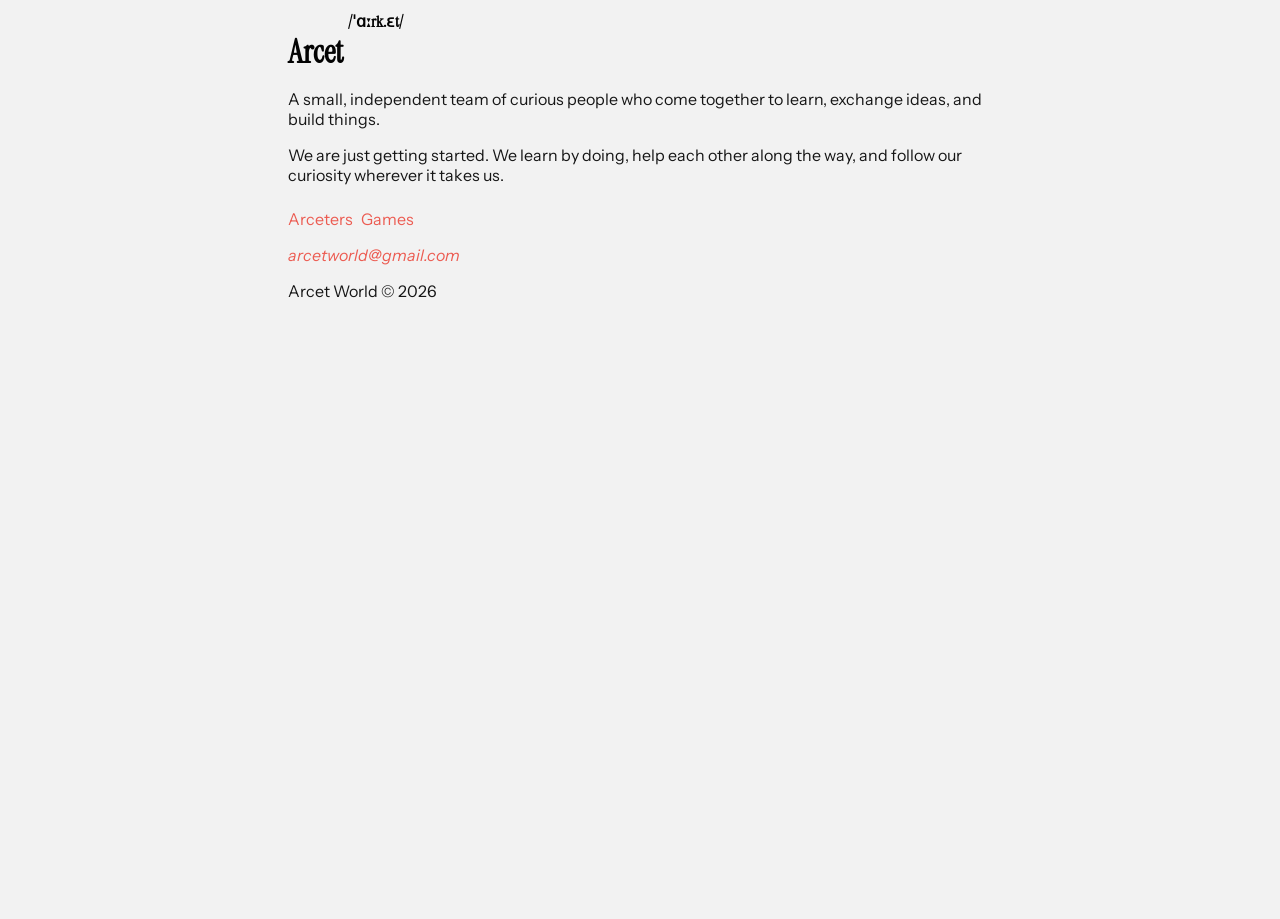
<file: index.html>
<!DOCTYPE html>
<html lang="en">
<head>
  <meta charset="UTF-8">
  <meta http-equiv="X-UA-Compatible" content="IE=Edge">
  <meta name="viewport" content="width=device-width, initial-scale=1">
  
  <title>Arcet</title>

  <meta name="description"
        content="A small, independent team of curious people who come together to learn, exchange ideas, and build things.">

  <link rel="canonical"
        href="https://arcetworld.github.io/">

  <meta property="og:type" content="website">
  <meta property="og:title"
        content="Arcet">
  <meta property="og:description"
        content="A small, independent team of curious people who come together to learn, exchange ideas, and build things.">
  <meta property="og:url"
        content="https://arcetworld.github.io/">
  <meta property="og:image"
        content="/assets/images/arcet.webp">

  <link rel="icon"
        href="/assets/images/arcet.webp"
        type="image/webp">

  <link rel="stylesheet"
        href="/assets/css/main.css">
        
</head>
<body>
  <header>
    <ruby id="arcet">
      Arcet
      <rt>/ˈɑːrk.ɛt/</rt>
    </ruby>
    
    <audio id="arcetMP3" src="/assets/audio/arcet.mp3"></audio>
  </header>

  <main>
    <section>
      <p>
        A small, independent team of curious people who come together to learn, exchange ideas, and build things.
      </p>
    
      <p>
        We are just getting started. We learn by doing, help each other along the way, and follow our curiosity wherever it takes us.
      </p>
      
      <nav>
        <a href="/arceters/">Arceters</a>
        <a href="/games/">Games</a>
      </nav>
    </section>
  </main>
  
  <footer>
    <address>
      <a href="mailto:arcetworld@gmail.com">arcetworld@gmail.com</a>
    </address>
    
    <p>Arcet World &copy; 2026</p>
  </footer>
  
  <script src="/assets/js/main.js"></script>

</body>
</html>
</file>
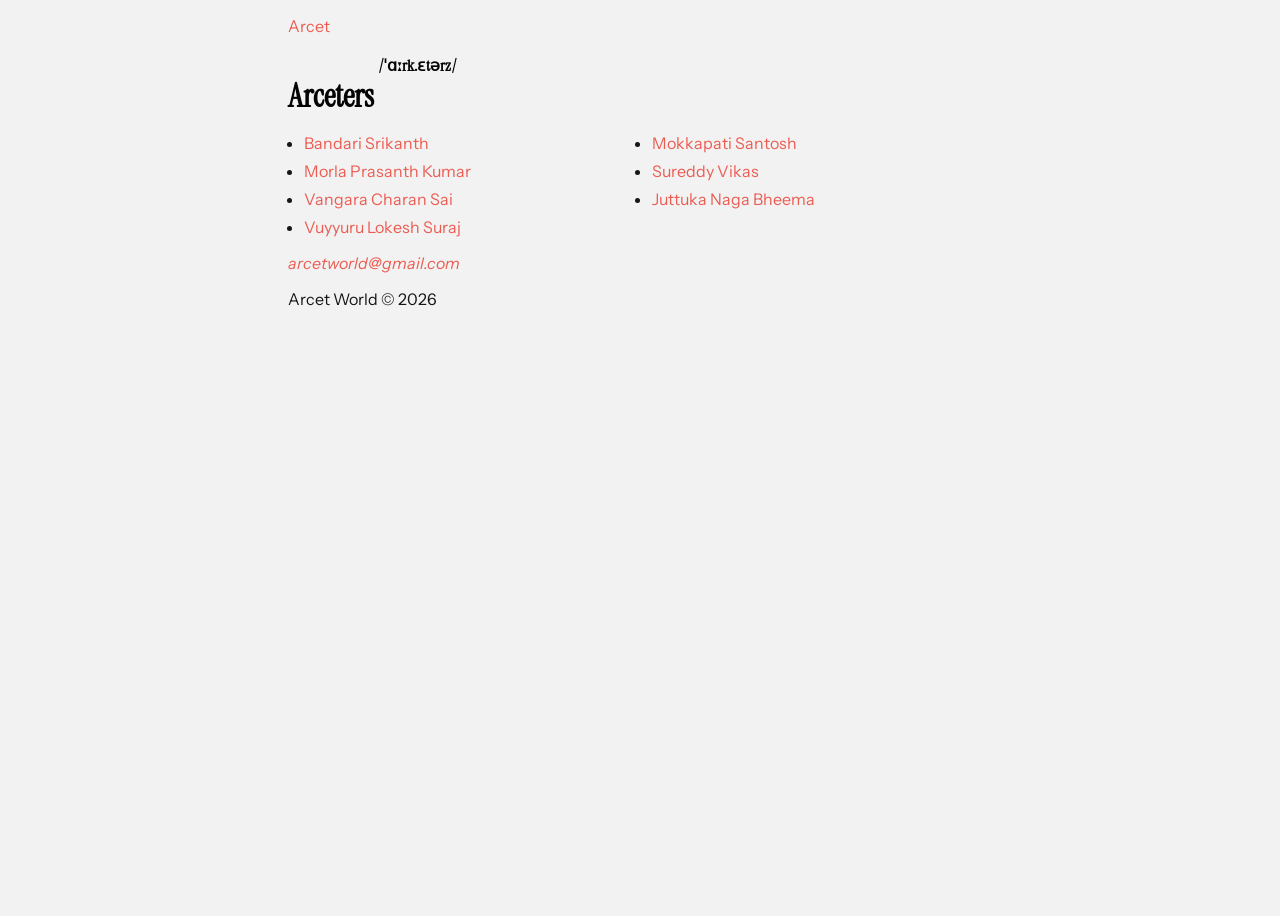
<file: arceters/index.html>
<!DOCTYPE html>
<html lang="en">
<head>
  <meta charset="UTF-8">
  <meta http-equiv="X-UA-Compatible" content="IE=Edge">
  <meta name="viewport" content="width=device-width, initial-scale=1">
  
  <title>Arcet | Arceters</title>

  <meta name="description"
        content="A small, independent team of curious people who come together to learn, exchange ideas, and build things.">

  <link rel="canonical"
        href="https://arcetworld.github.io/arceters/">

  <meta property="og:type" content="website">
  <meta property="og:title"
        content="Arcet | Arceters">
  <meta property="og:description"
        content="A small, independent team of curious people who come together to learn, exchange ideas, and build things.">
  <meta property="og:url"
        content="https://arcetworld.github.io/arceters/">
  <meta property="og:image"
        content="/assets/images/arcet.webp">

  <link rel="icon"
        href="/assets/images/arcet.webp"
        type="image/webp">

  <link rel="stylesheet"
        href="/assets/css/main.css">
        
</head>
<body>
  <header>
    <nav>
      <a href="/">
        Arcet
      </a>
    </nav>
    
    <ruby id="arceters">
      Arceters
      <rt>/ˈɑːrk.ɛtərz/</rt>
    </ruby>
    
    <audio id="arcetersMP3" src="/assets/audio/arceters.mp3"></audio>    
  </header>
  
  <main>
    <section>
      <ul>
        <li>
          <a href="/arceters/srikanth.html">
           Bandari Srikanth
          </a>
        </li>
        <li>
          <a href="/arceters/santosh.html">
           Mokkapati Santosh
          </a>
        </li>
        <li>
          <a href="/arceters/prasanth.html">
           Morla Prasanth Kumar
          </a>
        </li>
        <li>
          <a href="/arceters/vikas.html">
           Sureddy Vikas
          </a>
        </li>
        <li>
          <a href="/arceters/charan.html">
           Vangara Charan Sai
          </a>
        </li>
        <li>
          <a href="/arceters/bheema.html">
            Juttuka Naga Bheema
          </a>
        </li>
        <li>
          <a href="/arceters/lokesh.html">
            Vuyyuru Lokesh Suraj
          </a>
        </li>
      </ul>
    </section>
  </main>
  
  <footer>
    <address>
      <a href="mailto:arcetworld@gmail.com">arcetworld@gmail.com</a>
    </address>
    
    <p>Arcet World &copy; 2026</p>
  </footer>

  <script src="/assets/js/main.js"></script>
    
</body>
</html>
</file>
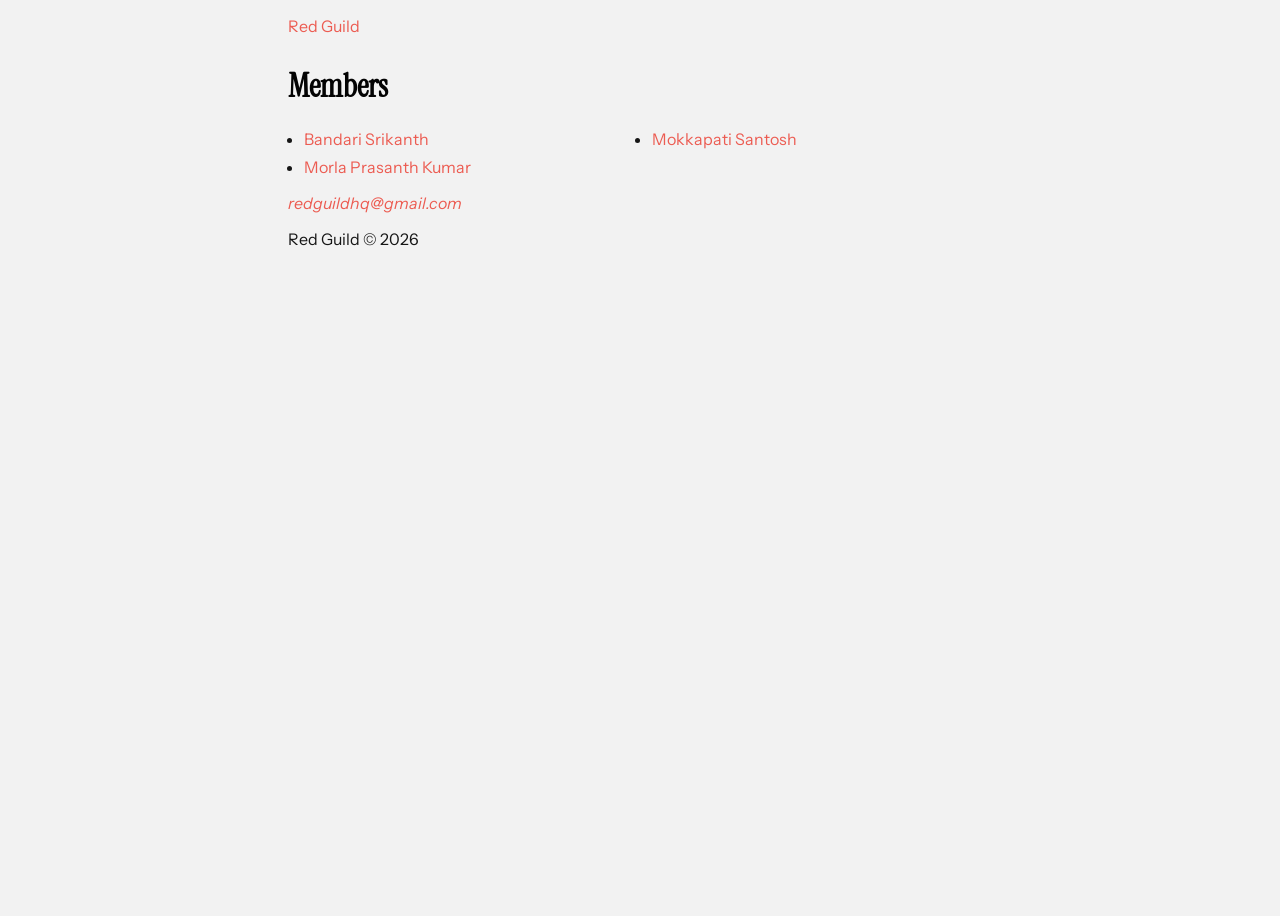
<file: members/index.html>
<!DOCTYPE html>
<html lang="en">
<head>
  <meta charset="UTF-8">
  <meta http-equiv="X-UA-Compatible" content="IE=Edge">
  <meta name="viewport" content="width=device-width, initial-scale=1">
  
  <title>Red Guild | Members</title>

  <meta name="description"
        content="A small, independent team of curious people who come together to learn, exchange ideas, and build things.">

  <link rel="canonical"
        href="https://red-guild.github.io/members/">

  <meta property="og:type" content="website">
  <meta property="og:title"
        content="Red Guild | Members">
  <meta property="og:description"
        content="A small, independent team of curious people who come together to learn, exchange ideas, and build things.">
  <meta property="og:url"
        content="https://red-guild.github.io/members/">
  <meta property="og:image"
        content="/assets/images/red-guild.webp">

  <link rel="icon"
        href="/assets/images/red-guild.webp"
        type="image/webp">

  <link rel="stylesheet"
        href="/assets/css/main.css">
        
</head>
<body>
  <header>
    <nav>
      <a href="/">
        Red Guild
      </a>
    </nav>
    
    <h1>
      <a href="/members/">
        Members
      </a>
    </h1>
  </header>
  
  <main>
    <section>
      <ul>
        <li>
          <a href="/members/srikanth.html">
           Bandari Srikanth
          </a>
        </li>
        <li>
          <a href="/members/santosh.html">
           Mokkapati Santosh
          </a>
        </li>
        <li>
          <a href="/members/prasanth.html">
           Morla Prasanth Kumar
          </a>
        </li>
      </ul>
    </section>
  </main>
  
  <footer>
    <address>
      <a href="mailto:redguildhq@gmail.com">redguildhq@gmail.com</a>
    </address>
    
    <p>Red Guild &copy; 2026</p>
  </footer>

</body>
</html>
</file>
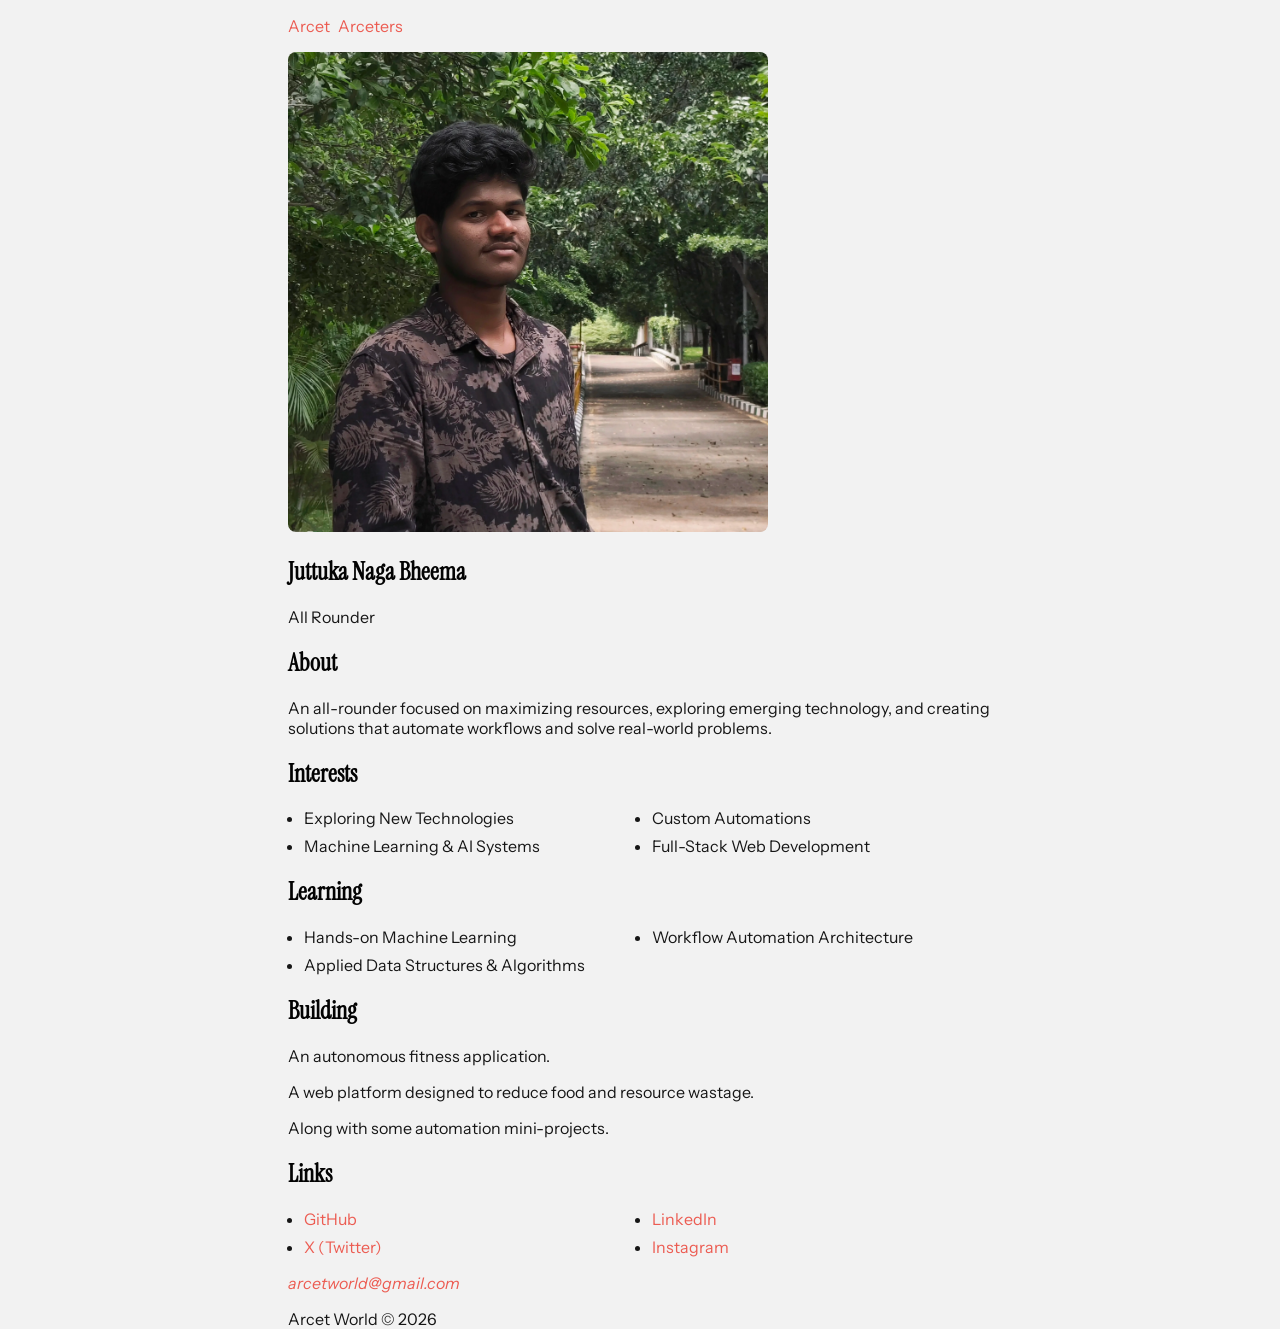
<file: arceters/bheema.html>
<!DOCTYPE html>
<html lang="en">
<head>
  <meta charset="UTF-8">
  <meta http-equiv="X-UA-Compatible" content="IE=Edge">
  <meta name="viewport" content="width=device-width, initial-scale=1">
  
  <title>Arcet | Arceters | Juttuka Naga Bheema</title>

  <meta name="description"
        content="All-rounder utilizing resources to explore technology, develop automations, and build impactful digital solutions.">

  <link rel="canonical"
        href="https://arcetworld.github.io/arceters/bheema.html">

  <meta property="og:type" content="website">
  <meta property="og:title"
        content="Arcet | Arceters | Juttuka Naga Bheema">
  <meta property="og:description"
        content="All-rounder utilizing resources to explore technology, develop automations, and build impactful digital solutions.">
  <meta property="og:url"
        content="https://arcetworld.github.io/arceters/bheema.html">
  <meta property="og:image"
        content="/assets/images/arceters/bheema.webp">

  <link rel="icon"
        href="/assets/images/arcet.webp"
        type="image/webp">

  <link rel="stylesheet"
        href="/assets/css/main.css">
</head>
<body>
  <header>
    <nav>
      <a href="/">Arcet</a>
      <a href="/arceters/">Arceters</a>
    </nav>
  </header>
  
  <main>
    <section>
      <img 
        src="/assets/images/arceters/bheema.webp"
        alt="Juttuka Naga Bheema">
      <h1>
        <a href="/arceters/bheema.html">Juttuka Naga Bheema</a>
      </h1>
      <p>All Rounder</p>
    </section>
    
    <section>
      <h2>About</h2>
      <p>An all-rounder focused on maximizing resources, exploring emerging technology, and creating solutions that automate workflows and solve real-world problems.</p>
    </section>
    
    <section>
      <h2>Interests</h2>
      <ul>
        <li>Exploring New Technologies</li>
        <li>Custom Automations</li>
        <li>Machine Learning & AI Systems</li>
        <li>Full-Stack Web Development</li>
      </ul>
    </section>
    
    <section>
      <h2>Learning</h2>
      <ul>
        <li>Hands-on Machine Learning</li>
        <li>Workflow Automation Architecture</li>
        <li>Applied Data Structures & Algorithms</li>
      </ul>
    </section>
    
    <section>
      <h2>Building</h2>
      <p>An autonomous fitness application.</p>
      <p>A web platform designed to reduce food and resource wastage.</p>
      <p>Along with some automation mini-projects.</p>
    </section>
    
    <section>
      <h2>Links</h2>
      <ul>
        <li>
          <a 
            href="https://github.com/nagabheema"
            target="_blank" rel="noopener noreferrer">GitHub</a>
        </li>
        <li>
          <a 
            href="https://linkedin.com/in/nagabheema"
            target="_blank" rel="noopener noreferrer">LinkedIn</a>
        </li>
        <li>
          <a 
            href="https://x.com/naga_bheema_j"
            target="_blank" rel="noopener noreferrer">X (Twitter)</a>
        </li>
        <li>
          <a 
            href="https://instagram.com/bheema_311"
            target="_blank" rel="noopener noreferrer">Instagram</a>
        </li>
      </ul>
    </section>
  </main>
  
  <footer>
    <address>
      <a href="mailto:arcetworld@gmail.com">arcetworld@gmail.com</a>
    </address>
    
    <p>Arcet World &copy; 2026</p>
  </footer>
</body>
</html>
</file>
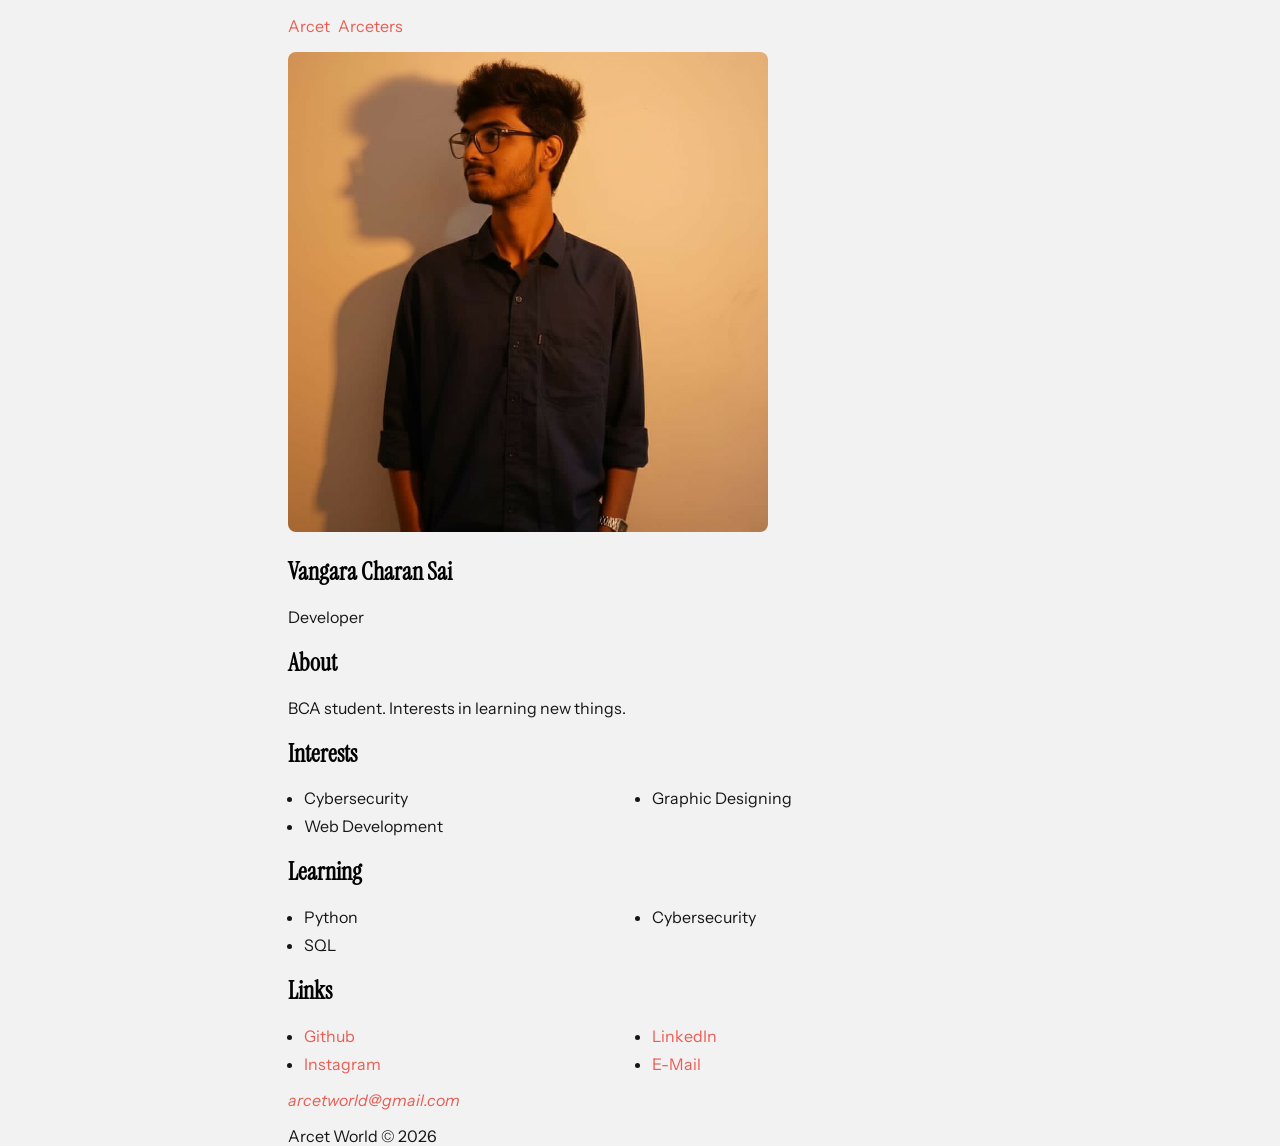
<file: arceters/charan.html>
<!DOCTYPE html>
<html lang="en">
<head>
  <meta charset="UTF-8">
  <meta http-equiv="X-UA-Compatible" content="IE=Edge">
  <meta name="viewport" content="width=device-width, initial-scale=1">
  
  <title>Arcet | Arceters | Vangara Charan Sai</title>

  <meta name="description"
        content="BCA student. Interests in learning new things.">

  <link rel="canonical"
        href="https://arcetworld.github.io/arceters/charan.html">

  <meta property="og:type" content="website">
  <meta property="og:title"
        content="Arcet | Arceters | Vangara Charan Sai">
  <meta property="og:description"
        content="BCA student. Interests in learning new things.">
  <meta property="og:url"
        content="https://arcetworld.github.io/arceters/charan.html">
  <meta property="og:image"
        content="/assets/images/arceters/charan.webp">

  <link rel="icon"
        href="/assets/images/arcet.webp"
        type="image/webp">

  <link rel="stylesheet"
        href="/assets/css/main.css">
        
</head>
<body>
  <header>
    <nav>
        <a href="/">
          Arcet
        </a>
        <a href="/arceters/">
          Arceters
        </a>
    </nav>
  </header>
  
  <main>
    <section>
      <img 
        src="/assets/images/arceters/charan.webp"
        alt="Vangara Charan Sai">
      <h1>
        <a href="/arceters/charan.html">Vangara Charan Sai</a>
      </h1>
      <p>Developer</p>
    </section>
    
    <section>
      <h2>About</h2>
      <p>BCA student. Interests in learning new things.</p>
    </section>
    
    <section>
      <h2>Interests</h2>
      <ul>
        <li>Cybersecurity</li>
        <li>Graphic Designing</li>
        <li>Web Development</li>
      </ul>
    </section>
    
    <section>
      <h2>Learning</h2>
      <ul>
         <li>Python</li>
         <li>Cybersecurity</li>
         <li>SQL</li>
      </ul>
    </section>
    
    <section>
      <h2>Links</h2>
      <ul>
        <li>
           <a href="https://github.com/charanX01" target="_blank">Github</a>
        </li>
        <li>
          <a href="https://www.linkedin.com/in/charan-sai-17046b383/" target="_blank">LinkedIn</a>
        </li>
        <li>
          <a href="https://www.instagram.com/in/_charan_58_9_" target="_blank">Instagram</a>
        </li>
        <li>
          <a href="mailto:vcharanx01@gmail.com" target="_blank">E-Mail</a>
        </li>
      </ul>
    </section>
  </main>
  
  <footer>
    <address>
      <a href="mailto:arcetworld@gmail.com">arcetworld@gmail.com</a>
    </address>
    
    <p>Arcet World &copy; 2026</p>
  </footer>

</body>
</html>
</file>
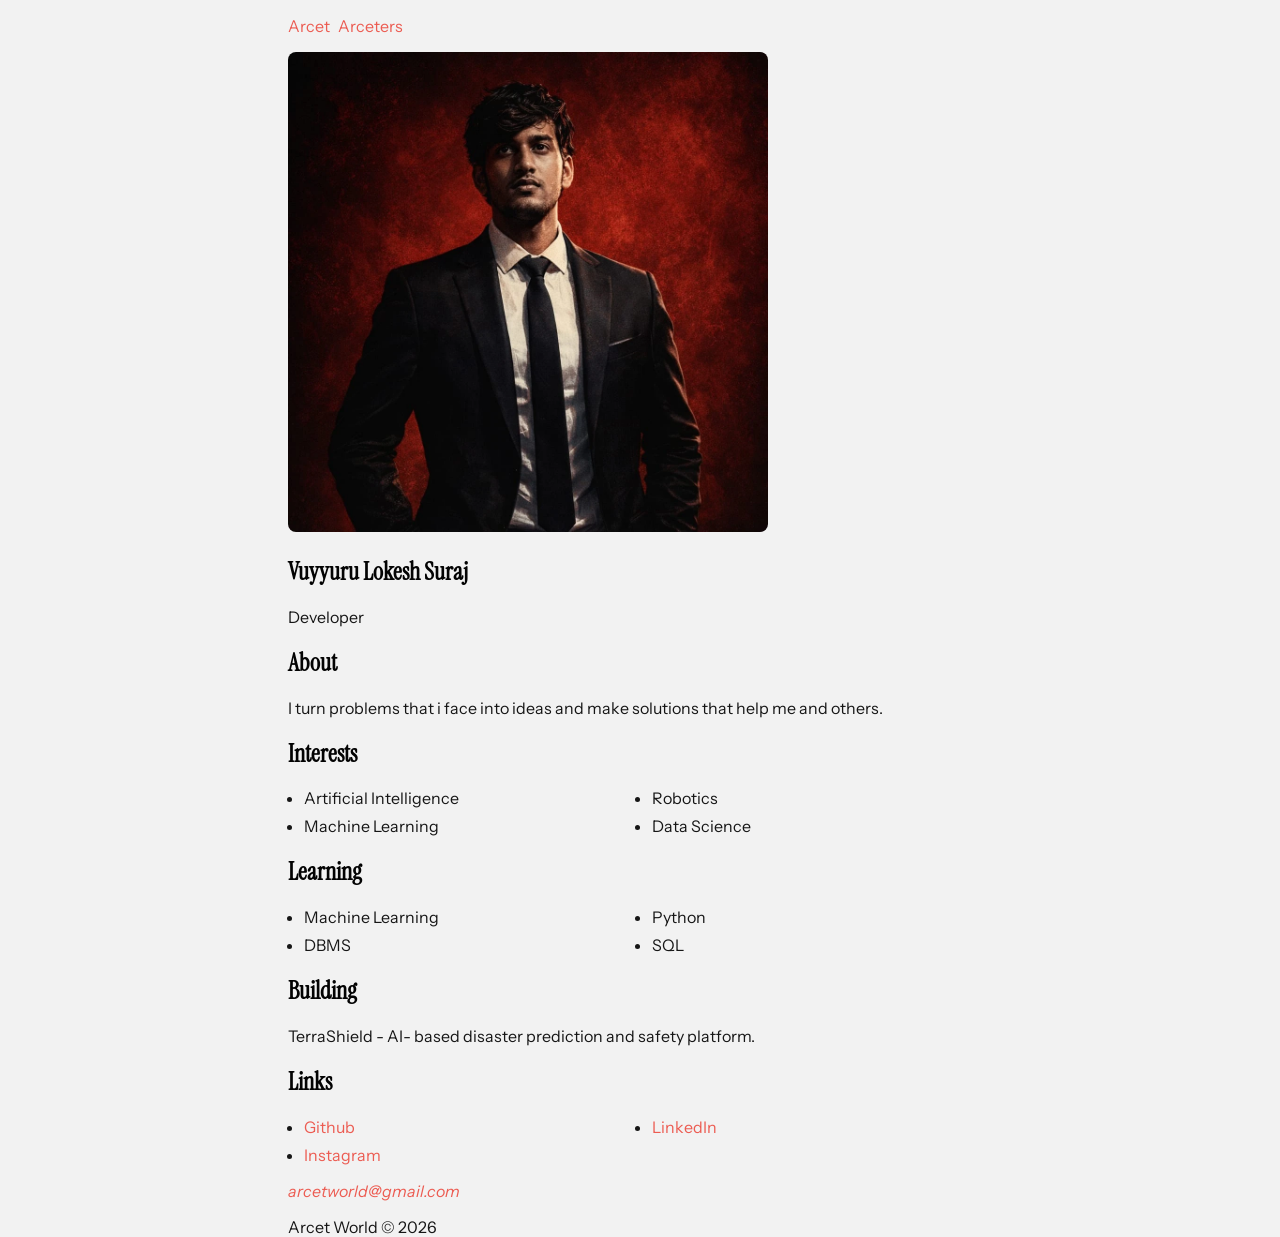
<file: arceters/Lokesh.html>
<!DOCTYPE html>
<html lang="en">
<head>
  <meta charset="UTF-8">
  <meta http-equiv="X-UA-Compatible" content="IE=Edge">
  <meta name="viewport" content="width=device-width, initial-scale=1">
  
  <title>Arcet | Arceters | Vuyyuru Lokesh Suraj</title>

  <meta name="description"
        content="I turn problems that i face into ideas and make solutions that help me and others">

  <link rel="canonical"
        href="https://arcetworld.github.io/arceters/lokesh.html">

  <meta property="og:type" content="website">
  <meta property="og:title"
        content="Arcet | Arceters | Vuyyuru Lokesh Suraj">
  <meta property="og:description"
        content="I turn problems that i face into ideas and make solutions that help me and others">
  <meta property="og:url"
        content="https://arcetworld.github.io/arceters/lokesh.html">
  <meta property="og:image"
        content="/assets/images/arceters/Lokesh.webp">

  <link rel="icon"
        href="/assets/images/arcet.webp"
        type="image/webp">

  <link rel="stylesheet"
        href="/assets/css/main.css">
        
</head>
<body>
  <header>
    <nav>
        <a href="/">
          Arcet
        </a>
        <a href="/arceters/">
          Arceters
        </a>
    </nav>
  </header>
  
  <main>
    <section>
      <img 
        src="/assets/images/arceters/Lokesh.webp"
        alt="Vuyyuru Lokesh Suraj">
      <h1>
        <a href="/arceters/Lokesh.html">Vuyyuru Lokesh Suraj</a>
      </h1>
      <p>Developer</p>
    </section>
    
    <section>
      <h2>About</h2>
      <p>I turn problems that i face into ideas and make solutions that help me and others.</p>
    </section>
    
    <section>
      <h2>Interests</h2>
      <ul>
        <li>Artificial Intelligence</li>
        <li>Robotics</li>
        <li>Machine Learning</li>
        <li>Data Science</li>
      </ul>
    </section>
    
    <section>
      <h2>Learning</h2>
      <ul>
        <li>Machine Learning</li>
        <li>Python</li>
        <li>DBMS</li>
        <li>SQL</li>
      </ul>
    </section>
    
    <section>
      <h2>Building</h2>
      <p>TerraShield - AI- based disaster prediction and safety platform.</p>
    </section>
    
    <section>
      <h2>Links</h2>
      <ul>
        <li>
          <a 
            href="https://github.com/lokeshsuraj"
            target="_blank">Github</a>
        </li>
        <li>
          <a 
            href="https://linkedin.com/in/lokesh-suraj"
            target="_blank">LinkedIn</a>
        </li>
        <li>
          <a 
            href="https://instagram.com/saviour_79"
            target="_blank">Instagram</a>
        </li>
      </ul>
    </section>
  </main>
  
  <footer>
    <address>
      <a href="mailto:arcetworld@gmail.com">arcetworld@gmail.com</a>
    </address>
    
    <p>Arcet World &copy; 2026</p>
  </footer>

</body>
</html>
</file>
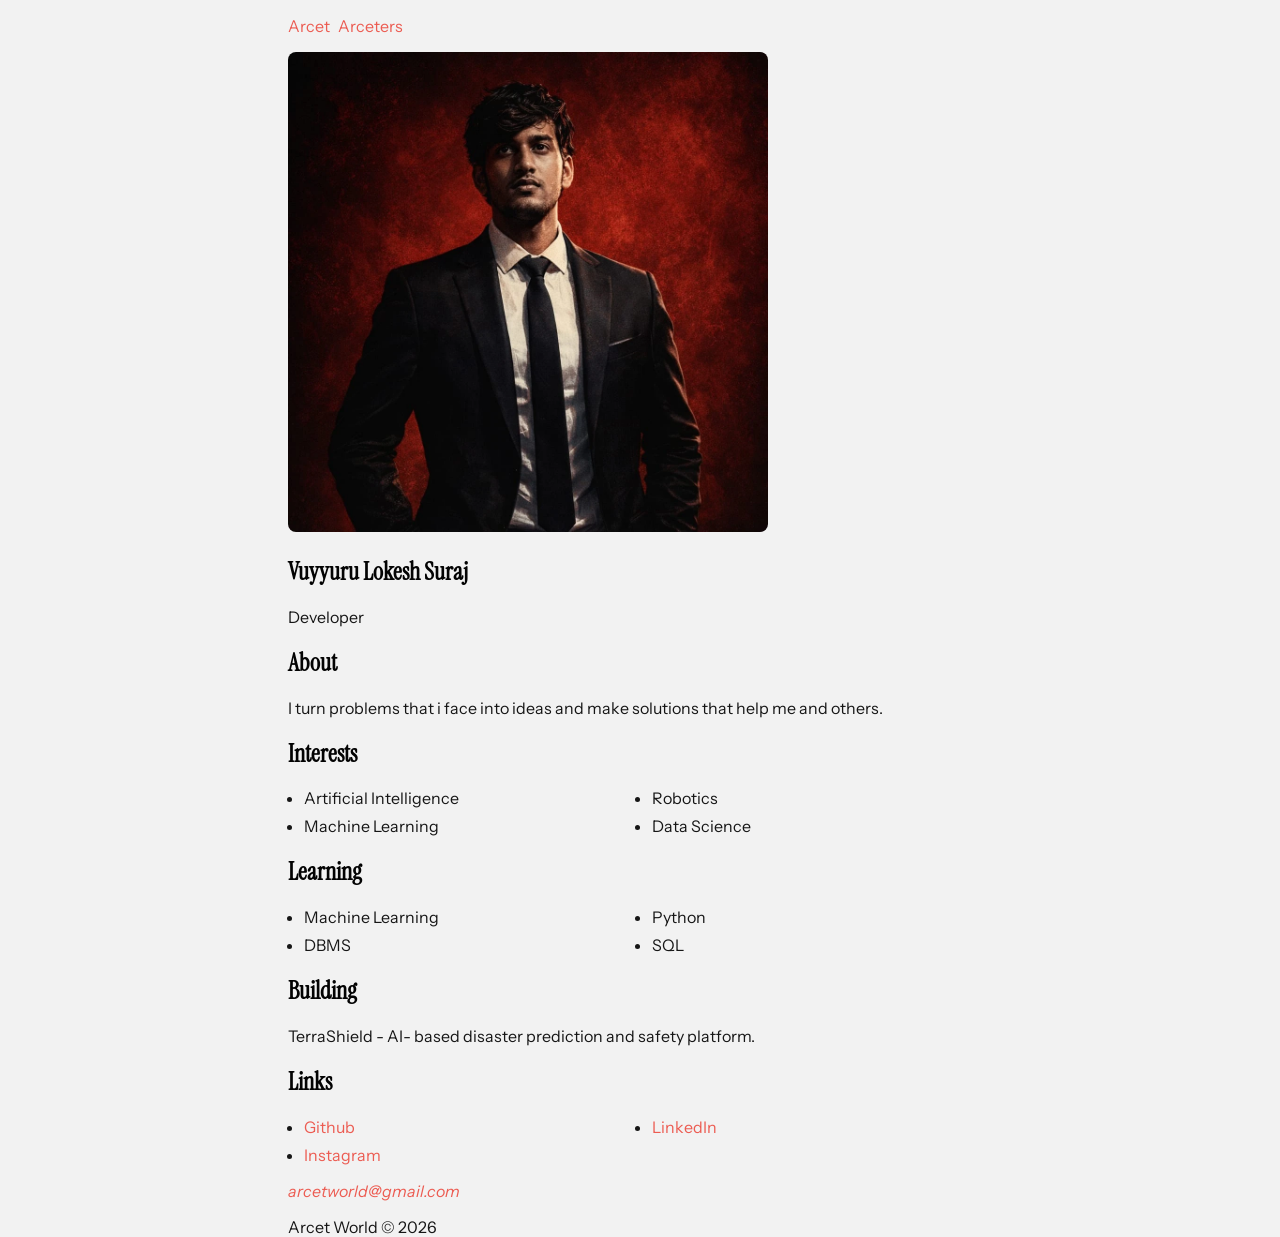
<file: arceters/lokesh.html>
<!DOCTYPE html>
<html lang="en">
<head>
  <meta charset="UTF-8">
  <meta http-equiv="X-UA-Compatible" content="IE=Edge">
  <meta name="viewport" content="width=device-width, initial-scale=1">
  
  <title>Arcet | Arceters | Vuyyuru Lokesh Suraj</title>

  <meta name="description"
        content="I turn problems that i face into ideas and make solutions that help me and others">

  <link rel="canonical"
        href="https://arcetworld.github.io/arceters/lokesh.html">

  <meta property="og:type" content="website">
  <meta property="og:title"
        content="Arcet | Arceters | Vuyyuru Lokesh Suraj">
  <meta property="og:description"
        content="I turn problems that i face into ideas and make solutions that help me and others">
  <meta property="og:url"
        content="https://arcetworld.github.io/arceters/lokesh.html">
  <meta property="og:image"
        content="/assets/images/arceters/lokesh.webp">

  <link rel="icon"
        href="/assets/images/arcet.webp"
        type="image/webp">

  <link rel="stylesheet"
        href="/assets/css/main.css">
        
</head>
<body>
  <header>
    <nav>
        <a href="/">
          Arcet
        </a>
        <a href="/arceters/">
          Arceters
        </a>
    </nav>
  </header>
  
  <main>
    <section>
      <img 
        src="/assets/images/arceters/lokesh.webp"
        alt="Vuyyuru Lokesh Suraj">
      <h1>
        <a href="/arceters/lokesh.html">Vuyyuru Lokesh Suraj</a>
      </h1>
      <p>Developer</p>
    </section>
    
    <section>
      <h2>About</h2>
      <p>I turn problems that i face into ideas and make solutions that help me and others.</p>
    </section>
    
    <section>
      <h2>Interests</h2>
      <ul>
        <li>Artificial Intelligence</li>
        <li>Robotics</li>
        <li>Machine Learning</li>
        <li>Data Science</li>
      </ul>
    </section>
    
    <section>
      <h2>Learning</h2>
      <ul>
        <li>Machine Learning</li>
        <li>Python</li>
        <li>DBMS</li>
        <li>SQL</li>
      </ul>
    </section>
    
    <section>
      <h2>Building</h2>
      <p>TerraShield - AI- based disaster prediction and safety platform.</p>
    </section>
    
    <section>
      <h2>Links</h2>
      <ul>
        <li>
          <a 
            href="https://github.com/lokeshsuraj"
            target="_blank">Github</a>
        </li>
        <li>
          <a 
            href="https://linkedin.com/in/lokesh-suraj"
            target="_blank">LinkedIn</a>
        </li>
        <li>
          <a 
            href="https://instagram.com/saviour_79"
            target="_blank">Instagram</a>
        </li>
      </ul>
    </section>
  </main>
  
  <footer>
    <address>
      <a href="mailto:arcetworld@gmail.com">arcetworld@gmail.com</a>
    </address>
    
    <p>Arcet World &copy; 2026</p>
  </footer>

</body>
</html>
</file>
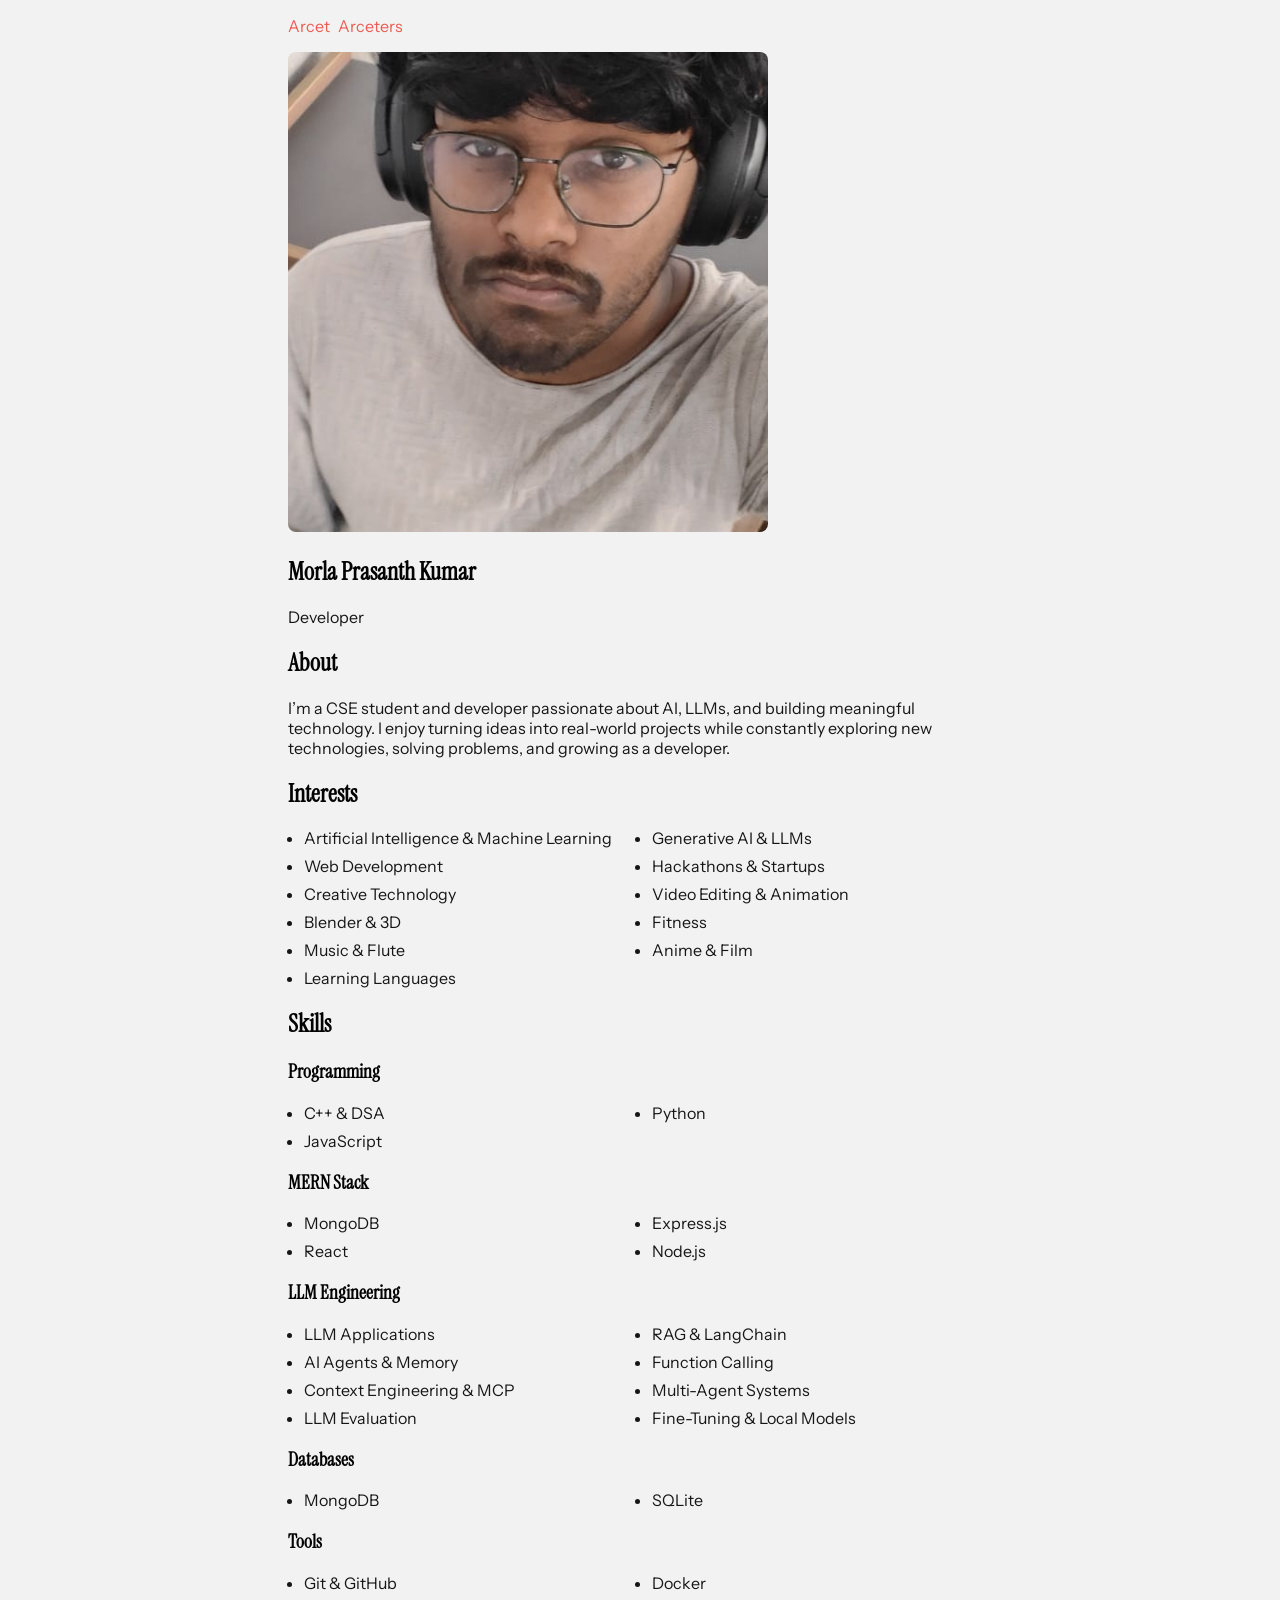
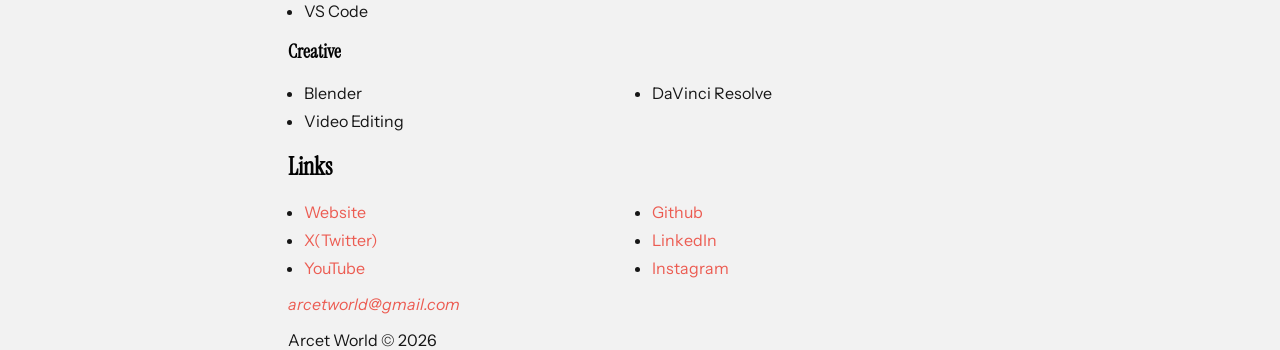
<file: arceters/prasanth.html>
<!DOCTYPE html>
<html lang="en">
<head>
  <meta charset="UTF-8">
  <meta http-equiv="X-UA-Compatible" content="IE=Edge">
  <meta name="viewport" content="width=device-width, initial-scale=1">
  
  <title>Arcet | Arceters | Morla Prasanth Kumar</title>

  <meta name="description"
        content="I’m a curious CSE student who loves turning wild ideas into real projects, from AI and tech to creative experiments. Always learning, always building, and always looking for the next thing that makes me say, “Why not?”">

  <link rel="canonical"
        href="https://arcetworld.github.io/arceters/prasanth.html">
        
  <meta property="og:type" content="website">
  <meta property="og:title"
        content="Arcet | Arceters | Morla Prasanth Kumar">
  <meta property="og:description"
        content="I’m a curious CSE student who loves turning wild ideas into real projects, from AI and tech to creative experiments. Always learning, always building, and always looking for the next thing that makes me say, “Why not?”">
  <meta property="og:url"
        content="https://arcetworld.github.io/arceters/prasanth.html">
  <meta property="og:image"
        content="/assets/images/arceters/prasanth.webp">

  <link rel="icon"
        href="/assets/images/arcet.webp"
        type="image/webp">

  <link rel="stylesheet"
        href="/assets/css/main.css">
        
</head>
<body>
  <header>
    <nav>
        <a href="/">
          Arcet
        </a>
        <a href="/arceters/">
          Arceters
        </a>
    </nav>
  </header>
  
  <main>
    <section>
      <img 
        src="/assets/images/arceters/prasanth.webp"
        alt="Morla Prasanth Kumar">
      <h1>
        <a href="/arceters/prasanth.html">Morla Prasanth Kumar</a>
      </h1>
      <p>Developer</p>
    </section>
    
    <section>
      <h2>About</h2>
      <p>I’m a CSE student and developer passionate about AI, LLMs, and building meaningful technology. I enjoy turning ideas into real-world projects while constantly exploring new technologies, solving problems, and growing as a developer.</p>
    </section>
    
    <section>
      <h2>Interests</h2>
      <ul>
        <li>Artificial Intelligence & Machine Learning</li>
        <li>Generative AI & LLMs</li>
        <li>Web Development</li>
        <li>Hackathons & Startups</li>
        <li>Creative Technology</li>
        <li>Video Editing & Animation</li>
        <li>Blender & 3D</li>
        <li>Fitness</li>
        <li>Music & Flute</li>
        <li>Anime & Film</li>
        <li>Learning Languages</li>
      </ul>
    </section>
    
    <section>
      <h2>Skills</h2>
        <h3>Programming</h3>
        <ul>
          <li>C++ & DSA</li>
          <li>Python</li>
          <li>JavaScript</li>
        </ul>

        <h3>MERN Stack</h3>
        <ul>
          <li>MongoDB</li>
          <li>Express.js</li>
          <li>React</li>
          <li>Node.js</li>
        </ul>

        <h3>LLM Engineering</h3>
        <ul>
          <li>LLM Applications</li>
          <li>RAG & LangChain</li>
          <li>AI Agents & Memory</li>
          <li>Function Calling</li>
          <li>Context Engineering & MCP</li>
          <li>Multi-Agent Systems</li>
          <li>LLM Evaluation</li>
          <li>Fine-Tuning & Local Models</li>
        </ul>
        
        <h3>Databases</h3>
        <ul>
          <li>MongoDB</li>
          <li>SQLite</li>
        </ul>

        <h3>Tools</h3>
        <ul>
          <li>Git & GitHub</li>
          <li>Docker</li>
          <li>VS Code</li>
        </ul>

        <h3>Creative</h3>
        <ul>
          <li>Blender</li>
          <li>DaVinci Resolve</li>
          <li>Video Editing</li>
        </ul>
    </section>
    
    <section>
      <h2>Links</h2>
      <ul>
        <li>
          <a 
            href="https://prashzleoi.github.io/Personal_website/"
            target="_blank">Website</a>
        </li>
        <li>
          <a 
            href="https://github.com/prashzleoi"
            target="_blank">Github</a>
        </li>
        <li>
          <a 
            href="https://x.com/EREN59713237567"
            target="_blank">X(Twitter)</a>
        </li>
        <li>
          <a 
            href="https://linkedin.com/in/morla-prasanth-kumar-b89323379"
            target="_blank">LinkedIn</a>
        </li>
        <li>
          <a 
            href="https://www.youtube.com/@DRAKENedits07"
            target="_blank">YouTube</a>
        </li>
        <li>
          <a 
            href="https://instagram.com/prashzk"
            target="_blank">Instagram</a>
        </li>
      </ul>
    </section>
  </main>
  
  <footer>
    <address>
      <a href="mailto:arcetworld@gmail.com">arcetworld@gmail.com</a>
    </address>
    
    <p>Arcet World &copy; 2026</p>
  </footer>

</body>
</html>
</file>
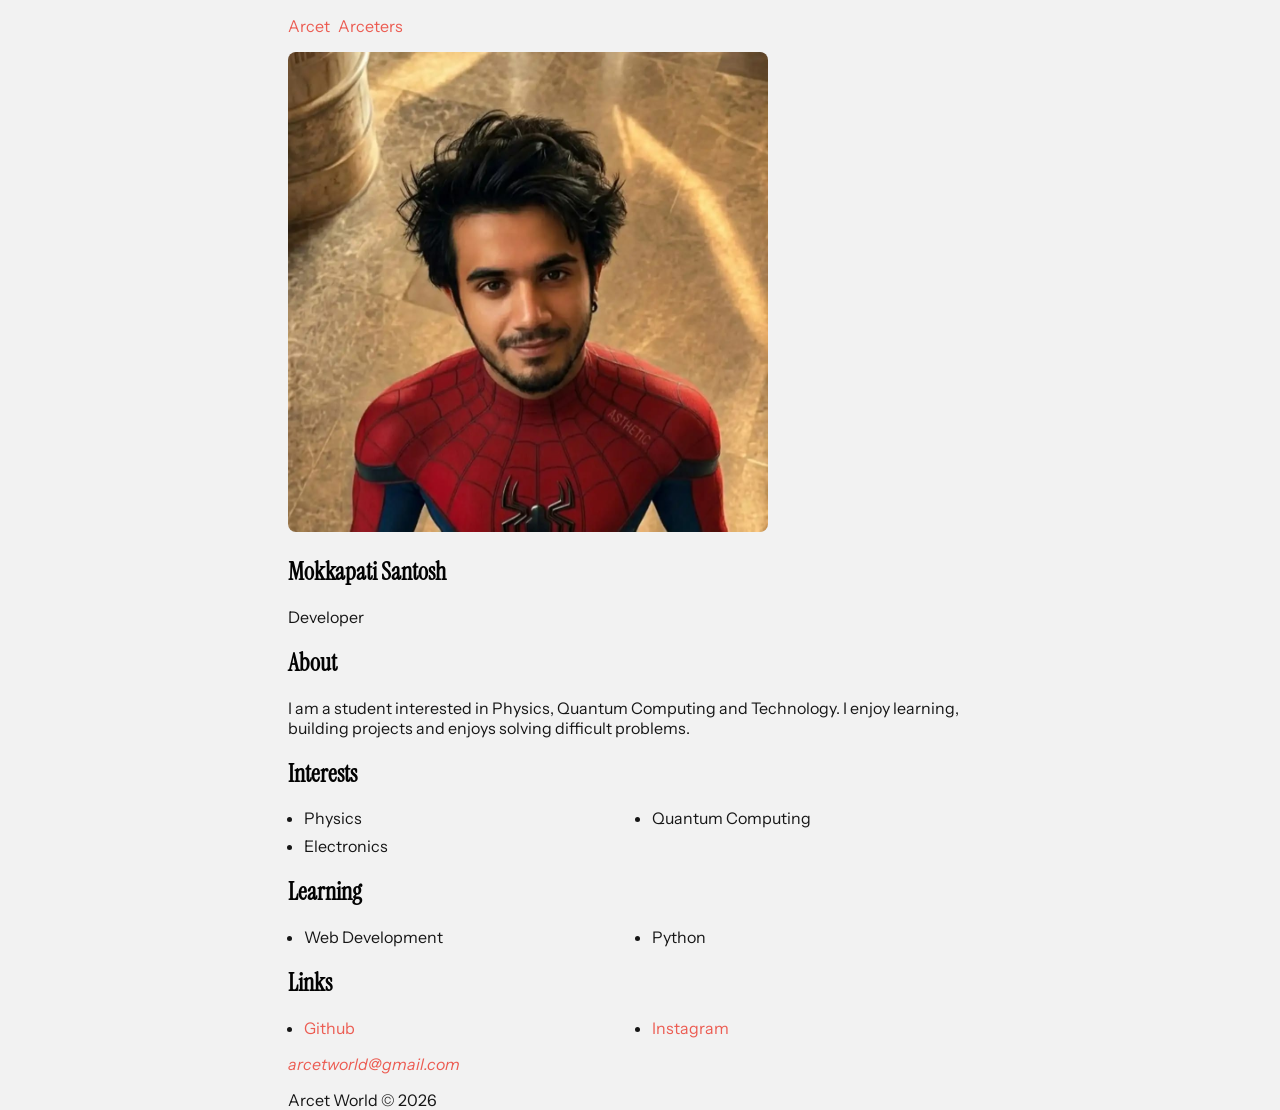
<file: arceters/santosh.html>
<!DOCTYPE html>
<html lang="en">
<head>
  <meta charset="UTF-8">
  <meta http-equiv="X-UA-Compatible" content="IE=Edge">
  <meta name="viewport" content="width=device-width, initial-scale=1">
  
  <title>Arcet | Arceters | Mokkapati Santosh</title>

  <meta name="description"
        content="I am a student interested in Physics, Quantum Computing and Technology. I enjoy learning, building projects and enjoys solving difficult problems.">

  <link rel="canonical"
        href="https://arcetworld.github.io/arceters/santosh.html">

  <meta property="og:type" content="website">
  <meta property="og:title"
        content="Arcet | Arceters | Mokkapati Santosh">
  <meta property="og:description"
        content="I am a student interested in Physics, Quantum Computing and Technology. I enjoy learning, building projects and enjoys solving difficult problems.">
  <meta property="og:url"
        content="https://arcetworld.github.io/arceters/santosh.html">
  <meta property="og:image"
        content="/assets/images/arceters/santosh.webp">

  <link rel="icon"
        href="/assets/images/arcet.webp"
        type="image/webp">

  <link rel="stylesheet"
        href="/assets/css/main.css">
        
</head>
<body>
  <header>
    <nav>
        <a href="/">
          Arcet
        </a>
        <a href="/arceters/">
          Arceters
        </a>
    </nav>
  </header>
  
  <main>
    <section>
      <img 
        src="/assets/images/arceters/santosh.webp"
        alt="Mokkapati Santosh">
      <h1>
        <a href="/arceters/santosh.html">Mokkapati Santosh</a>
      </h1>
      <p>Developer</p>
    </section>
    
    <section>
      <h2>About</h2>
      <p>I am a student interested in Physics, Quantum Computing and Technology. I enjoy learning, building projects and enjoys solving difficult problems.</p>
    </section>
    
    <section>
      <h2>Interests</h2>
      <ul>
        <li>Physics</li>
        <li>Quantum Computing</li>
        <li>Electronics</li>
      </ul>
    </section>
    
    <section>
      <h2>Learning</h2>
      <ul>
        <li>Web Development</li>
        <li>Python</li>
      </ul>
    </section>
    
    <section>
      <h2>Links</h2>
      <ul>
        <li>
          <a 
            href="https://github.com/san-tosh-11"
            target="_blank">Github</a>
        </li>
        <li>
          <a 
            href="https://instagram.com/_san____11"
            target="_blank">Instagram</a>
        </li>
      </ul>
    </section>
  </main>
  
  <footer>
    <address>
      <a href="mailto:arcetworld@gmail.com">arcetworld@gmail.com</a>
    </address>
    
    <p>Arcet World &copy; 2026</p>
  </footer>

</body>
</html>
</file>
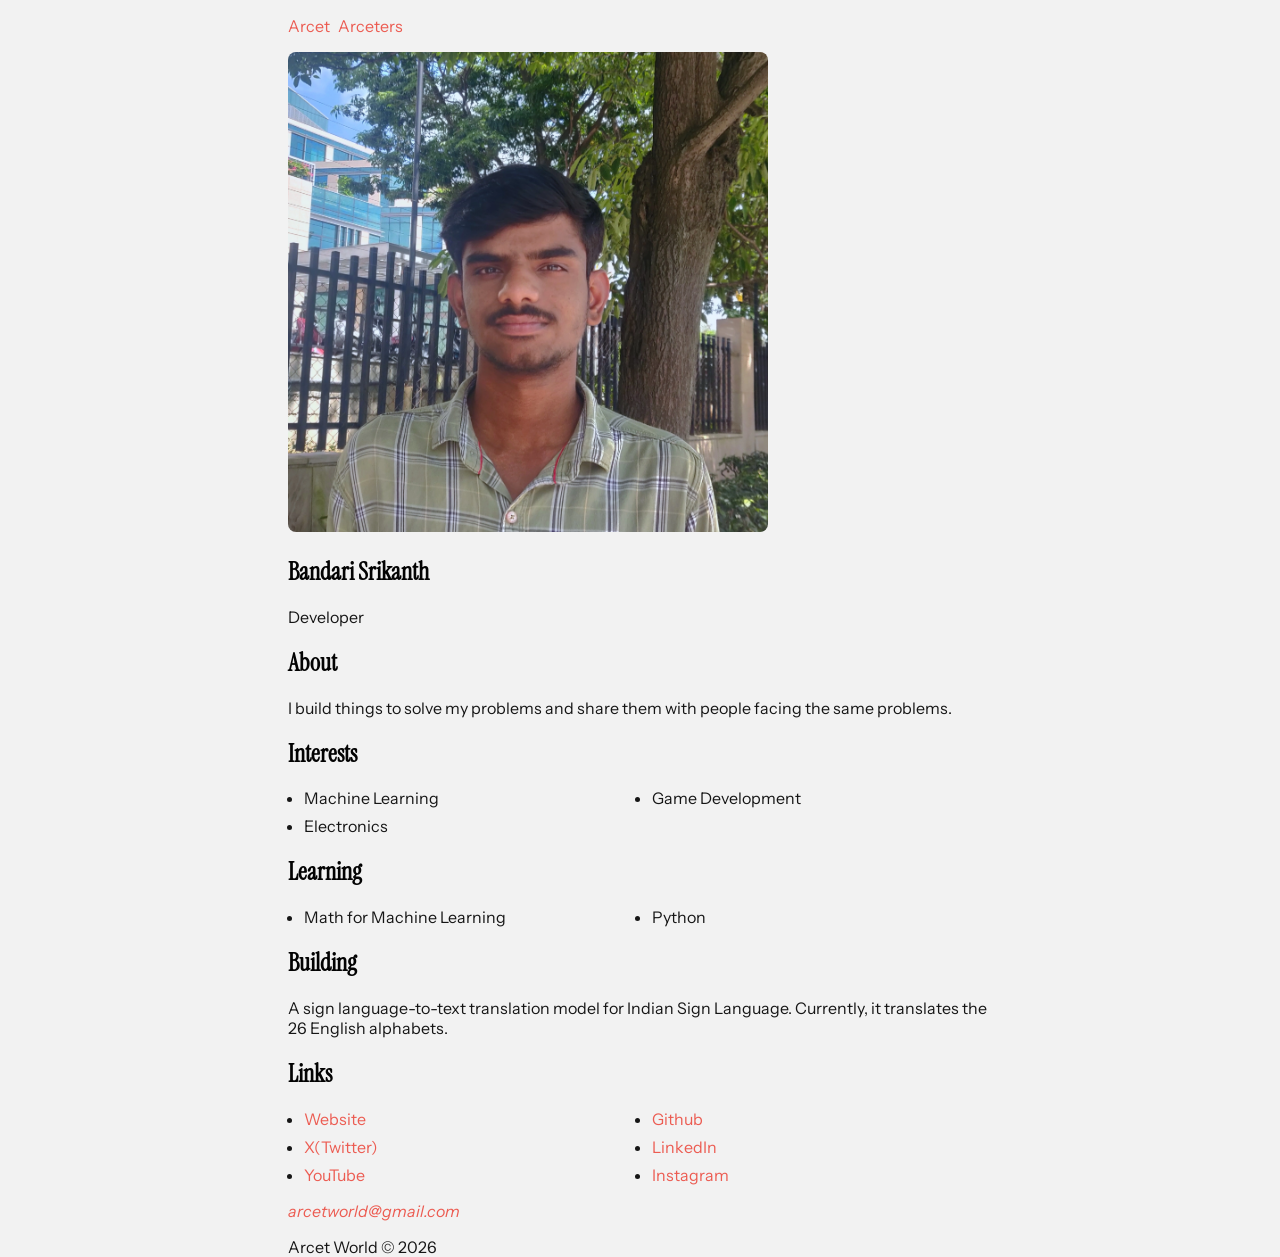
<file: arceters/srikanth.html>
<!DOCTYPE html>
<html lang="en">
<head>
  <meta charset="UTF-8">
  <meta http-equiv="X-UA-Compatible" content="IE=Edge">
  <meta name="viewport" content="width=device-width, initial-scale=1">
  
  <title>Arcet | Arceters | Bandari Srikanth</title>

  <meta name="description"
        content="I build things to solve my problems and share them with people facing the same problems.">

  <link rel="canonical"
        href="https://arcetworld.github.io/arceters/srikanth.html">

  <meta property="og:type" content="website">
  <meta property="og:title"
        content="Arcet | Arceters | Bandari Srikanth">
  <meta property="og:description"
        content="I build things to solve my problems and share them with people facing the same problems.">
  <meta property="og:url"
        content="https://arcetworld.github.io/arceters/srikanth.html">
  <meta property="og:image"
        content="/assets/images/arceters/srikanth.webp">

  <link rel="icon"
        href="/assets/images/arcet.webp"
        type="image/webp">

  <link rel="stylesheet"
        href="/assets/css/main.css">
        
</head>
<body>
  <header>
    <nav>
        <a href="/">
          Arcet
        </a>
        <a href="/arceters/">
          Arceters
        </a>
    </nav>
  </header>
  
  <main>
    <section>
      <img 
        src="/assets/images/arceters/srikanth.webp"
        alt="Bandari Srikanth">
      <h1>
        <a href="/arceters/srikanth.html">Bandari Srikanth</a>
      </h1>
      <p>Developer</p>
    </section>
    
    <section>
      <h2>About</h2>
      <p>I build things to solve my problems and share them with people facing the same problems.</p>
    </section>
    
    <section>
      <h2>Interests</h2>
      <ul>
        <li>Machine Learning</li>
        <li>Game Development</li>
        <li>Electronics</li>
      </ul>
    </section>
    
    <section>
      <h2>Learning</h2>
      <ul>
        <li>Math for Machine Learning</li>
        <li>Python</li>
      </ul>
    </section>
    
    <section>
      <h2>Building</h2>
      <p>A sign language-to-text translation model for Indian Sign Language. Currently, it translates the 26 English alphabets.</p>
    </section>
    
    <section>
      <h2>Links</h2>
      <ul>
        <li>
          <a 
            href="https://srikanth9x.pages.dev/"
            target="_blank">Website</a>
        </li>
        <li>
          <a 
            href="https://github.com/srikanth9x"
            target="_blank">Github</a>
        </li>
        <li>
          <a 
            href="https://x.com/srikanth9x"
            target="_blank">X(Twitter)</a>
        </li>
        <li>
          <a 
            href="https://linkedin.com/in/srikanth9x"
            target="_blank">LinkedIn</a>
        </li>
        <li>
          <a 
            href="https://youtube.com/@srikanth9x"
            target="_blank">YouTube</a>
        </li>
        <li>
          <a 
            href="https://instagram.com/srikanth9x"
            target="_blank">Instagram</a>
        </li>
      </ul>
    </section>
  </main>
  
  <footer>
    <address>
      <a href="mailto:arcetworld@gmail.com">arcetworld@gmail.com</a>
    </address>
    
    <p>Arcet World &copy; 2026</p>
  </footer>

</body>
</html>
</file>
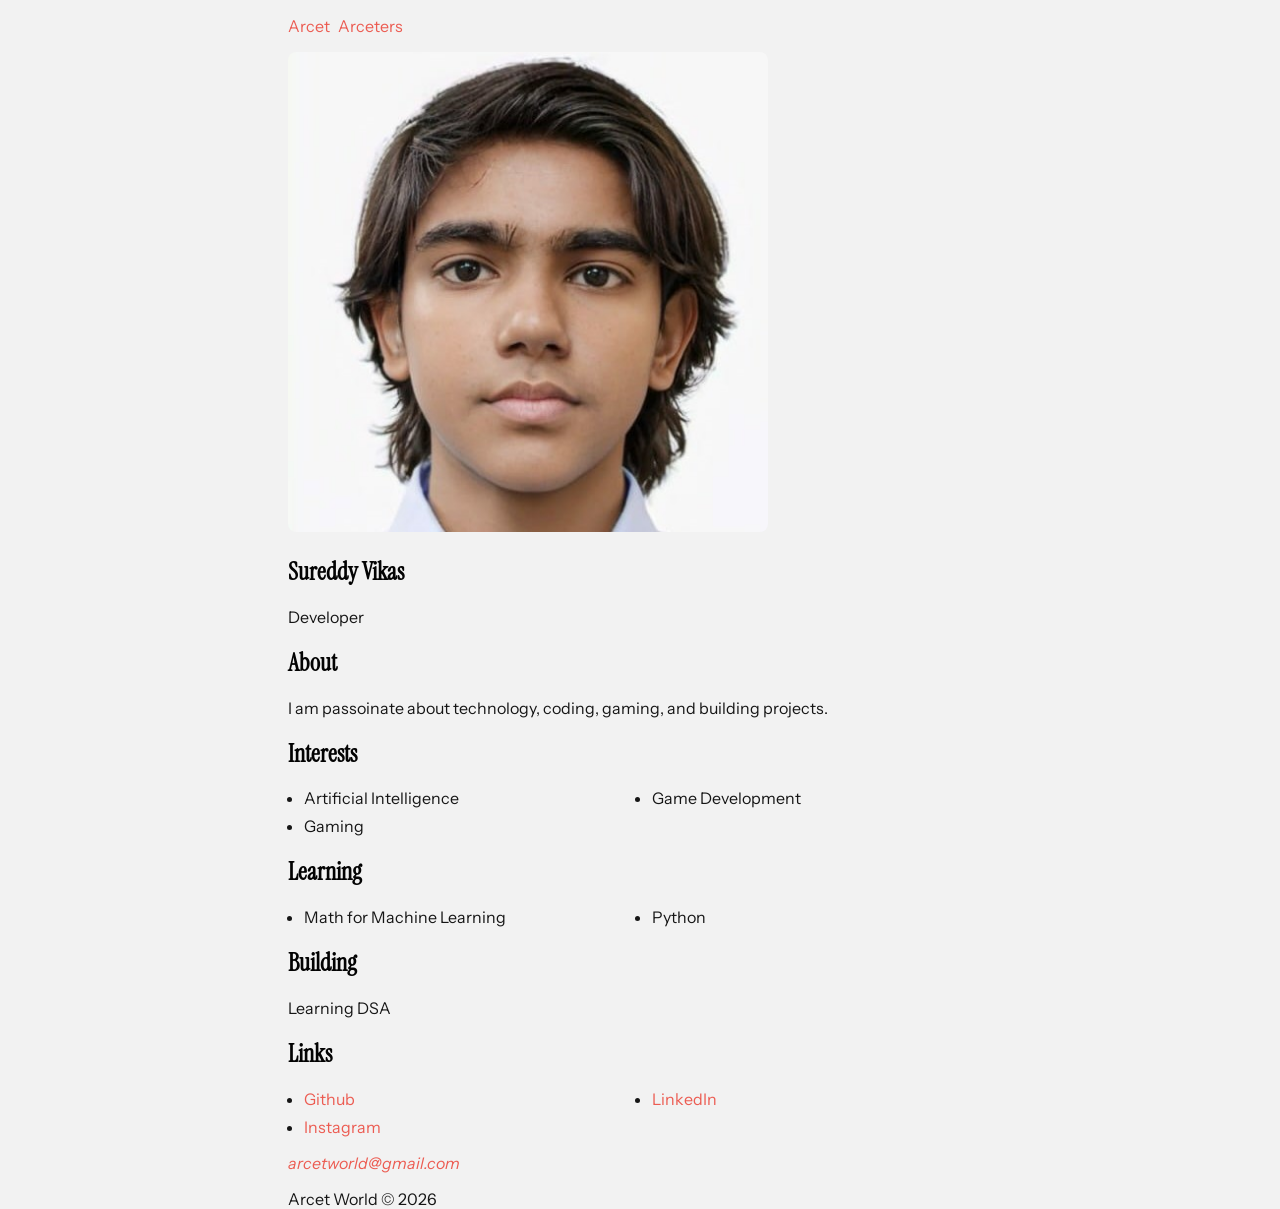
<file: arceters/vikas.html>
<!DOCTYPE html>
<html lang="en">
<head>
  <meta charset="UTF-8">
  <meta http-equiv="X-UA-Compatible" content="IE=Edge">
  <meta name="viewport" content="width=device-width, initial-scale=1">
  
  <title>Arcet | Arceters | Sureddy Vikas</title>

  <meta name="description"
        content="I am passoinate about technology, coding, gaming, and building projects.">

  <link rel="canonical"
        href="https://arcetworld.github.io/arceters/vikas.html">

  <meta property="og:type" content="website">
  <meta property="og:title"
        content="Arcet | Arceters | Sureddy vikas">
  <meta property="og:description"
        content="I am passoinate about technology, coding, gaming, and building projects.">
  <meta property="og:url"
        content="https://arcetworld.github.io/arceters/vikas.html">
  <meta property="og:image"
        content="/assets/images/arceters/vikas.webp">

  <link rel="icon"
        href="/assets/images/arcet.webp"
        type="image/webp">

  <link rel="stylesheet"
        href="/assets/css/main.css">
        
</head>
<body>
  <header>
    <nav>
        <a href="/">
          Arcet
        </a>
        <a href="/arceters/">
          Arceters
        </a>
    </nav>
  </header>
  
  <main>
    <section>
      <img 
        src="/assets/images/arceters/vikas.webp"
        alt="Sureddy Vikas">
      <h1>
        <a href="/arceters/vikas.html">Sureddy Vikas</a>
      </h1>
      <p>Developer</p>
    </section>
    
    <section>
      <h2>About</h2>
      <p>I am passoinate about technology, coding, gaming, and building projects.</p>
    </section>
    
    <section>
      <h2>Interests</h2>
      <ul>
        <li>Artificial Intelligence</li>
        <li>Game Development</li>
        <li>Gaming</li>
      </ul>
    </section>
    
    <section>
      <h2>Learning</h2>
      <ul>
        <li>Math for Machine Learning</li>
        <li>Python</li>
      </ul>
    </section>
    
    <section>
      <h2>Building</h2>
      <p>Learning DSA</p>
    </section>
    
    <section>
      <h2>Links</h2>
      <ul>
        
        <li>
          <a 
            href="https://github.com/sureddyvikas-stack"
            target="_blank">Github</a>
        </li>
        
        <li>
          <a 
            href="https://linkedin.com/in/vikas-sureddy-2a177a360"
            target="_blank">LinkedIn</a>
        </li>
       
        <li>
          <a 
            href="https://instagram.com/vikas_sureddy"
            target="_blank">Instagram</a>
        </li>
      </ul>
    </section>
  </main>
  
  <footer>
    <address>
      <a href="mailto:arcetworld@gmail.com">arcetworld@gmail.com</a>
    </address>
    
    <p>Arcet World &copy; 2026</p>
  </footer>

</body>
</html>
</file>
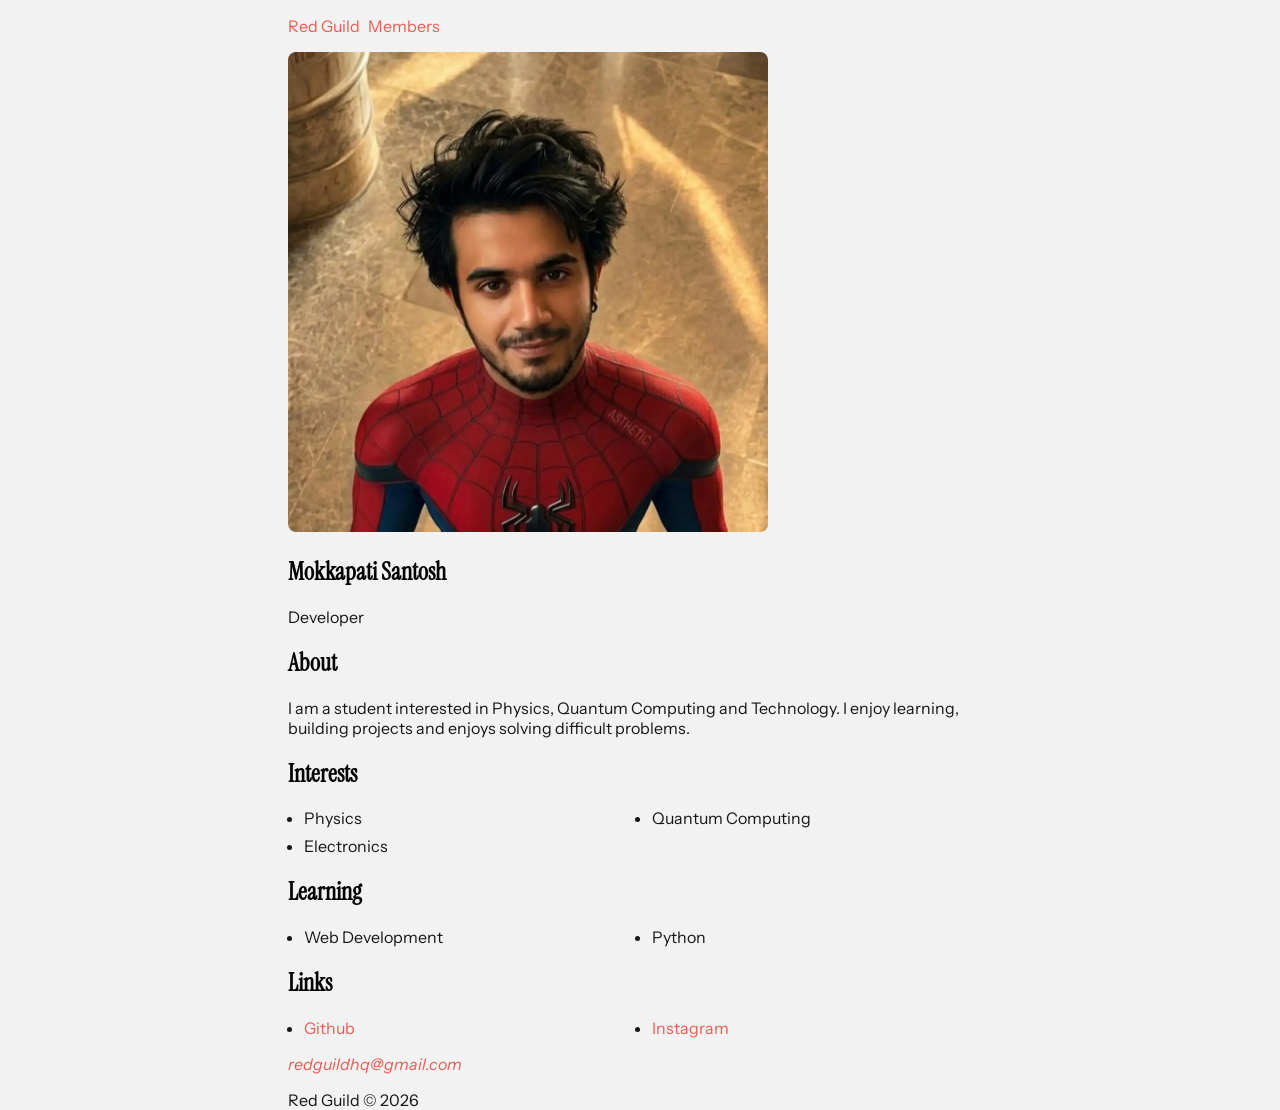
<file: members/santosh.html>
<!DOCTYPE html>
<html lang="en">
<head>
  <meta charset="UTF-8">
  <meta http-equiv="X-UA-Compatible" content="IE=Edge">
  <meta name="viewport" content="width=device-width, initial-scale=1">
  
  <title>Red Guild | Members | Mokkapati Santosh</title>

  <meta name="description"
        content="I am a student interested in Physics, Quantum Computing and Technology. I enjoy learning, building projects and enjoys solving difficult problems.">

  <link rel="canonical"
        href="https://red-guild.github.io/members/santosh.html">

  <meta property="og:type" content="website">
  <meta property="og:title"
        content="Red Guild | Members | Mokkapati Santosh">
  <meta property="og:description"
        content="I am a student interested in Physics, Quantum Computing and Technology. I enjoy learning, building projects and enjoys solving difficult problems.">
  <meta property="og:url"
        content="https://red-guild.github.io/members/santosh.html">
  <meta property="og:image"
        content="/assets/images/members/santosh.webp">

  <link rel="icon"
        href="/assets/images/red-guild.webp"
        type="image/webp">

  <link rel="stylesheet"
        href="/assets/css/main.css">
        
</head>
<body>
  <header>
    <nav>
        <a href="/">
          Red Guild
        </a>
        <a href="/members/">
          Members
        </a>
    </nav>
  </header>
  
  <main>
    <section>
      <img 
        src="/assets/images/members/santosh.webp"
        alt="Mokkapati Santosh">
      <h1>
        <a href="/members/santosh.html">Mokkapati Santosh</a>
      </h1>
      <p>Developer</p>
    </section>
    
    <section>
      <h2>About</h2>
      <p>I am a student interested in Physics, Quantum Computing and Technology. I enjoy learning, building projects and enjoys solving difficult problems.</p>
    </section>
    
    <section>
      <h2>Interests</h2>
      <ul>
        <li>Physics</li>
        <li>Quantum Computing</li>
        <li>Electronics</li>
      </ul>
    </section>
    
    <section>
      <h2>Learning</h2>
      <ul>
        <li>Web Development</li>
        <li>Python</li>
      </ul>
    </section>
    
    <section>
      <h2>Links</h2>
      <ul>
        <li>
          <a 
            href="https://github.com/san-tosh-11"
            target="_blank">Github</a>
        </li>
        <li>
          <a 
            href="https://instagram.com/_san____11"
            target="_blank">Instagram</a>
        </li>
      </ul>
    </section>
  </main>
  
  <footer>
    <address>
      <p><a href="mailto:redguildhq@gmail.com">redguildhq@gmail.com</a></p>
    </address>
    
    <p>Red Guild &copy; 2026</p>
  </footer>

</body>
</html>
</file>
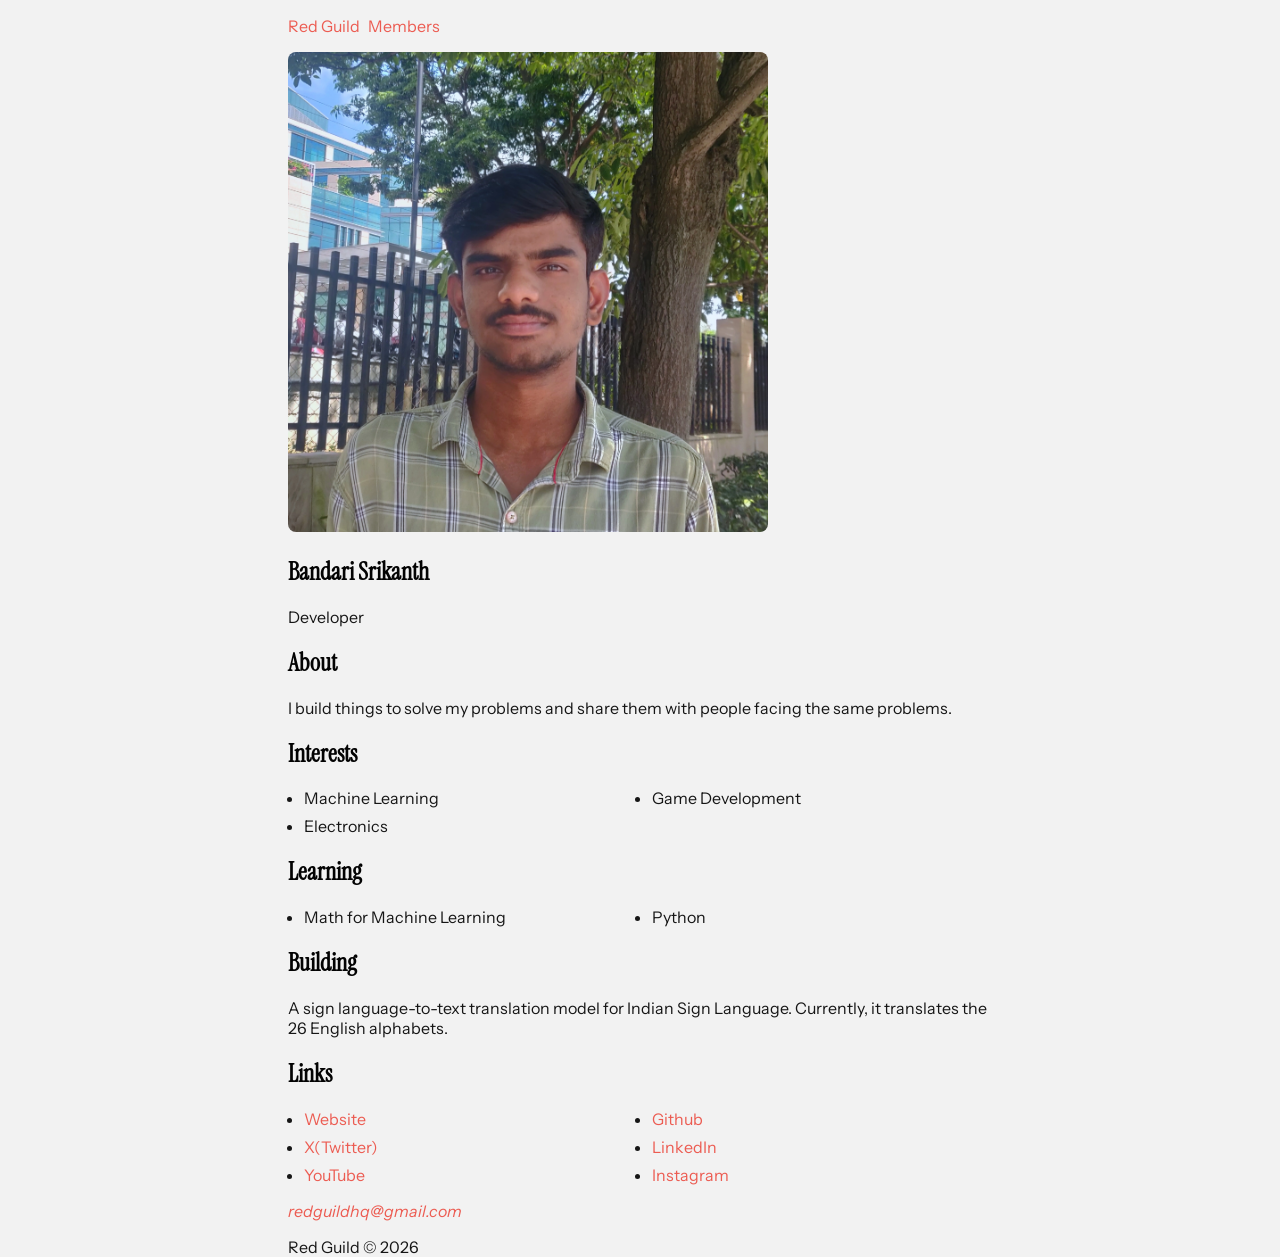
<file: members/srikanth.html>
<!DOCTYPE html>
<html lang="en">
<head>
  <meta charset="UTF-8">
  <meta http-equiv="X-UA-Compatible" content="IE=Edge">
  <meta name="viewport" content="width=device-width, initial-scale=1">
  
  <title>Red Guild | Members | Bandari Srikanth</title>

  <meta name="description"
        content="I build things to solve my problems and share them with people facing the same problems.">

  <link rel="canonical"
        href="https://red-guild.github.io/members/srikanth.html">

  <meta property="og:type" content="website">
  <meta property="og:title"
        content="Red Guild | Members | Bandari Srikanth">
  <meta property="og:description"
        content="I build things to solve my problems and share them with people facing the same problems.">
  <meta property="og:url"
        content="https://red-guild.github.io/members/srikanth.html">
  <meta property="og:image"
        content="/assets/images/members/srikanth.webp">

  <link rel="icon"
        href="/assets/images/red-guild.webp"
        type="image/webp">

  <link rel="stylesheet"
        href="/assets/css/main.css">
        
</head>
<body>
  <header>
    <nav>
        <a href="/">
          Red Guild
        </a>
        <a href="/members/">
          Members
        </a>
    </nav>
  </header>
  
  <main>
    <section>
      <img 
        src="/assets/images/members/srikanth.webp"
        alt="Bandari Srikanth">
      <h1>
        <a href="/members/srikanth.html">Bandari Srikanth</a>
      </h1>
      <p>Developer</p>
    </section>
    
    <section>
      <h2>About</h2>
      <p>I build things to solve my problems and share them with people facing the same problems.</p>
    </section>
    
    <section>
      <h2>Interests</h2>
      <ul>
        <li>Machine Learning</li>
        <li>Game Development</li>
        <li>Electronics</li>
      </ul>
    </section>
    
    <section>
      <h2>Learning</h2>
      <ul>
        <li>Math for Machine Learning</li>
        <li>Python</li>
      </ul>
    </section>
    
    <section>
      <h2>Building</h2>
      <p>A sign language-to-text translation model for Indian Sign Language. Currently, it translates the 26 English alphabets.</p>
    </section>
    
    <section>
      <h2>Links</h2>
      <ul>
        <li>
          <a 
            href="https://srikanth9x.pages.dev/"
            target="_blank">Website</a>
        </li>
        <li>
          <a 
            href="https://github.com/srikanth9x"
            target="_blank">Github</a>
        </li>
        <li>
          <a 
            href="https://x.com/srikanth9x"
            target="_blank">X(Twitter)</a>
        </li>
        <li>
          <a 
            href="https://linkedin.com/in/srikanth9x"
            target="_blank">LinkedIn</a>
        </li>
        <li>
          <a 
            href="https://youtube.com/@srikanth9x"
            target="_blank">YouTube</a>
        </li>
        <li>
          <a 
            href="https://instagram.com/srikanth9x"
            target="_blank">Instagram</a>
        </li>
      </ul>
    </section>
  </main>
  
  <footer>
    <address>
      <p><a href="mailto:redguildhq@gmail.com">redguildhq@gmail.com</a></p>
    </address>
    
    <p>Red Guild &copy; 2026</p>
  </footer>

</body>
</html>
</file>
<file: assets/css/main.css>
@import url('https://fonts.googleapis.com/css2?family=Instrument+Sans:ital,wght@0,400..700;1,400..700&family=Instrument+Serif:ital@0;1&display=swap');

:root {
  color-scheme: light dark;
  
  --bg: oklch(0.96 0 27);
  --text: oklch(0.1 0 27);
  --text-muted: oklch(0.2 0 27);
  --accent: oklch(0.66 0.18 27);
}

  @media (prefers-color-scheme: dark) {
    :root {
      --bg: oklch(0.2 0 27);
      --text: oklch(0.96 0 27);
      --text-muted: oklch(0.76 0 27);
    }
  }

body {
  height: 100dvh;
  width: min(96%, 720px);
  margin-inline: auto;
  background: var(--bg);
  color: var(--text-muted);
  font-family: 'Instrument Sans', Sans-Serif;
}

header, section, footer {
  margin: .5rem 0; 
  padding: 0 .5rem;
}

nav {
  padding: .5rem 0;
  display: flex;
  gap: .5rem
}

ruby {
  display: block;
  font-size: 2rem;
  font-weight: bold;
  padding-top: 1.25rem;
  margin-block-start: 0.67rem;
  margin-block-end: 0.67rem;
}

h1, h2, h3, ruby {
  font-family: 'Instrument Serif', Serif;
  color: var(--text);
}

h1 a, h2 a {
  color: var(--text);
}

a {
  color: var(--accent);
  text-decoration: none;
}

img {
  width: min(100%, 480px);
  border-radius: .5rem;
  aspect-ratio: 1/1;
  object-fit: cover;
}

ul {
  padding: 0 1rem;
  display: grid;
  gap: .5rem;
  column-gap: 1.5rem;
  grid-template-columns: 1fr 1fr;
}
</file>
